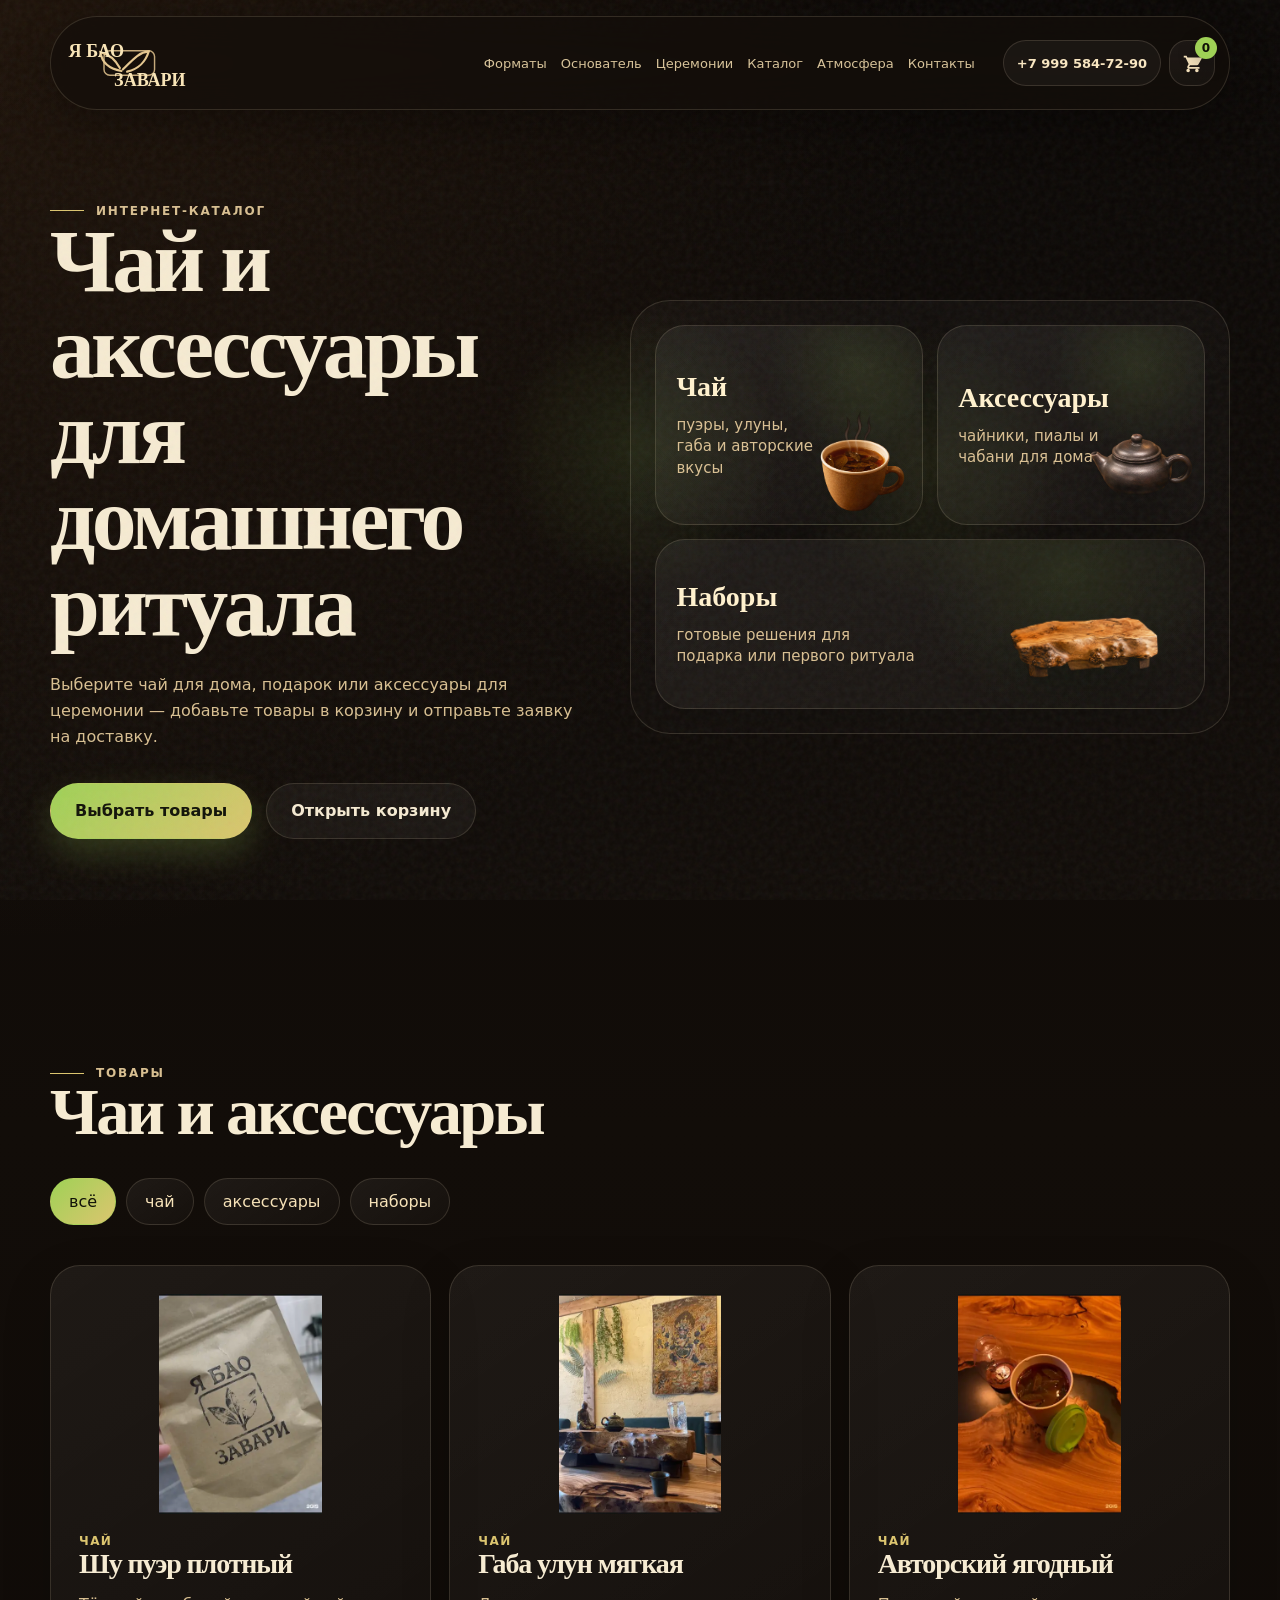
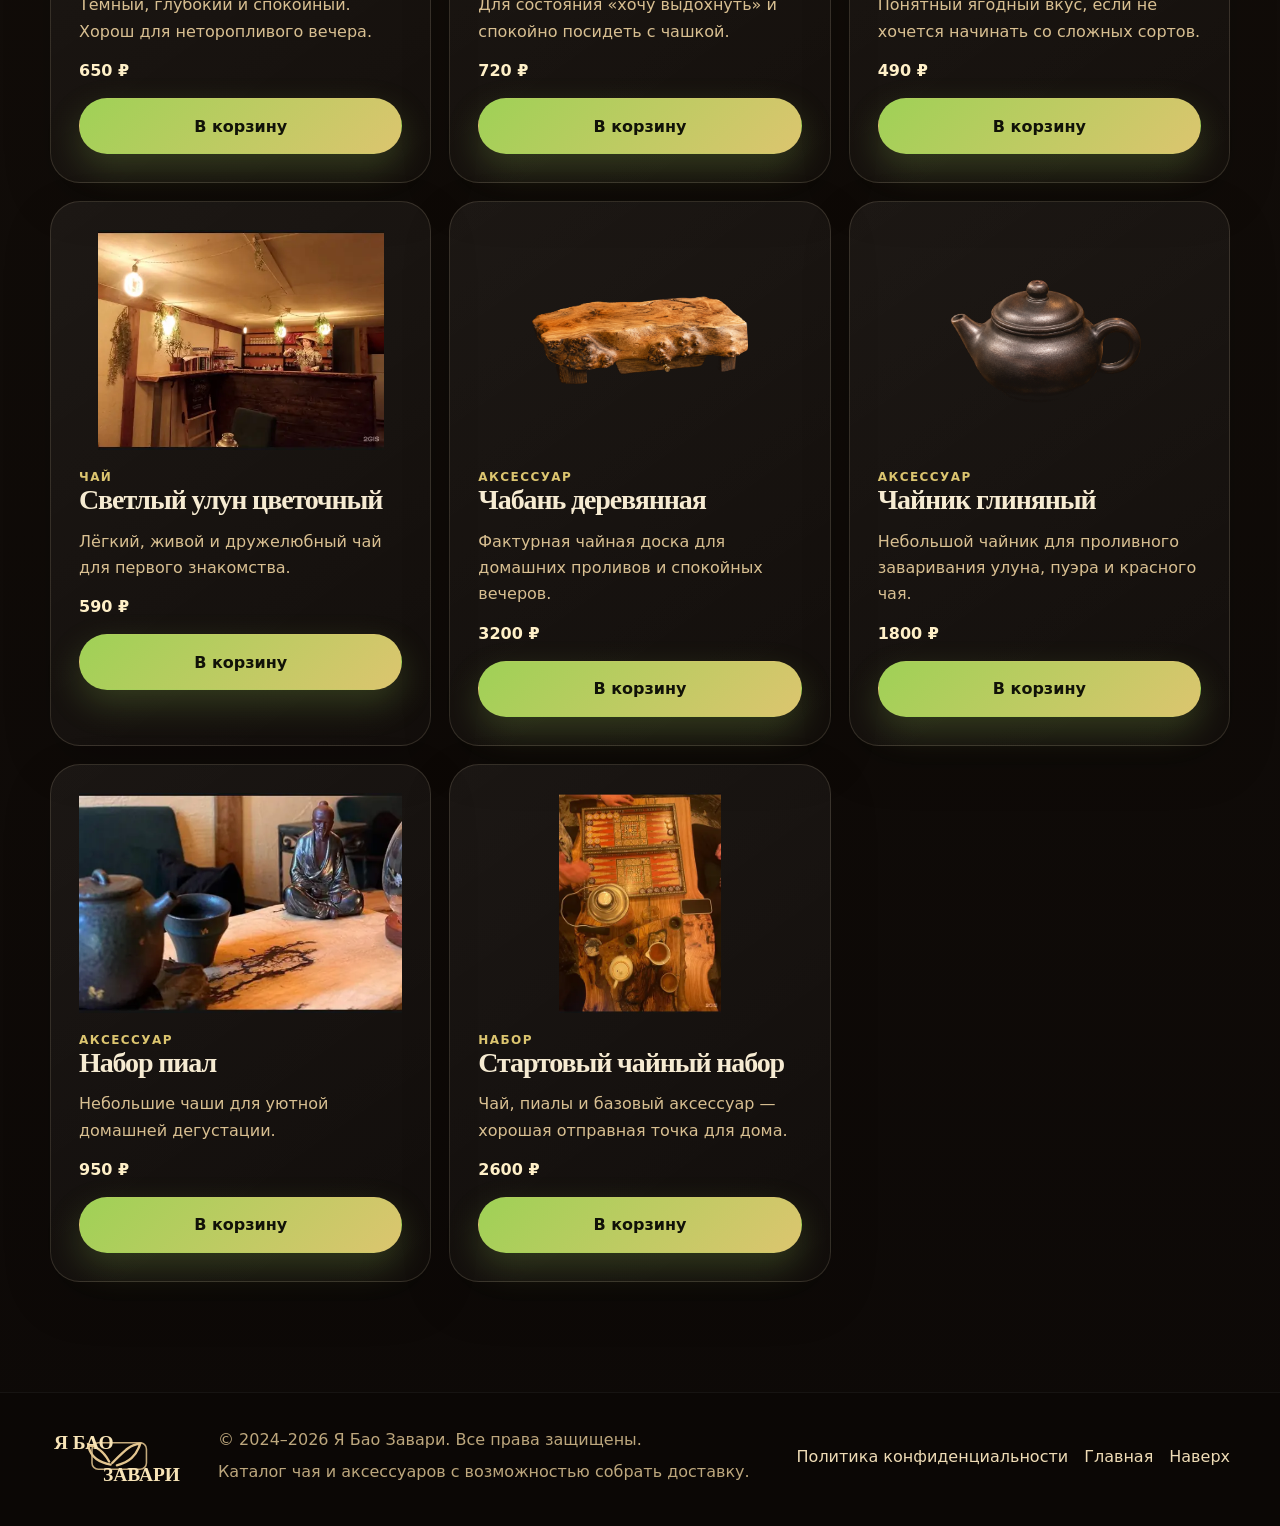
<file: catalog.html>
<!doctype html>
<html lang="ru">
<head>
  <meta charset="UTF-8" />
  <meta name="viewport" content="width=device-width, initial-scale=1.0" />
  <title>Интернет-каталог — Я Бао Завари</title>
  <meta name="description" content="Интернет-каталог чая и аксессуаров Я Бао Завари. Добавляйте товары в корзину и оформляйте доставку." />
  <link rel="stylesheet" href="css/styles.css" />
</head>
<body>
  <div class="noise" aria-hidden="true"></div>
  <div class="cursor-glow" aria-hidden="true"></div>

  <header class="site-header" data-header>
    <div class="header-shell container-wide">
      <a class="logo" href="index.html#top" aria-label="Я Бао Завари">
        <img src="assets/icons/logo.svg" alt="Я Бао Завари" width="180" height="72" />
      </a>

      <nav class="site-nav" data-nav>
        <a href="index.html#rituals">Форматы</a>
        <a href="index.html#founder">Основатель</a>
        <a href="index.html#ceremony">Церемонии</a>
        <a href="catalog.html">Каталог</a>
        <a href="index.html#gallery">Атмосфера</a>
        <a href="index.html#contacts">Контакты</a>
      </nav>

      <div class="header-actions">
        <a class="header-phone-desktop" href="tel:+79995847290">+7 999 584-72-90</a>
        <a class="header-icon header-phone-mobile" href="tel:+79995847290" aria-label="Позвонить">
          <svg viewBox="0 0 24 24" aria-hidden="true"><path d="M6.62 10.79a15.05 15.05 0 0 0 6.59 6.59l2.2-2.2a1 1 0 0 1 1-.24 11.2 11.2 0 0 0 3.52.56 1 1 0 0 1 1 1V20a1 1 0 0 1-1 1A17 17 0 0 1 3 5a1 1 0 0 1 1-1h3.5a1 1 0 0 1 1 1c0 1.22.2 2.41.56 3.52a1 1 0 0 1-.24 1.01l-2.2 2.26Z"/></svg>
        </a>
        <button class="header-icon header-cart-link" type="button" data-cart-open aria-label="Открыть корзину">
          <svg viewBox="0 0 24 24" aria-hidden="true"><path d="M7 18c-1.1 0-1.99.9-1.99 2S5.9 22 7 22s2-.9 2-2-.9-2-2-2Zm10 0c-1.1 0-1.99.9-1.99 2S15.9 22 17 22s2-.9 2-2-.9-2-2-2ZM7.17 14h9.95c.75 0 1.41-.41 1.75-1.03l3.58-6.49A1 1 0 0 0 21.58 5H6.21l-.94-2H2v2h2l3.6 7.59-1.35 2.44A2 2 0 0 0 8 18h12v-2H8l1.17-2Z"/></svg>
          <span data-cart-count>0</span>
        </button>
        <button class="burger" type="button" aria-label="Открыть меню" aria-expanded="false">
          <span></span><span></span><span></span>
        </button>
      </div>
    </div>
  </header>

  <main id="top">
    <section class="catalog-hero section">
      <div class="container catalog-hero-grid">
        <div class="reveal">
          <div class="eyebrow"><span></span> интернет-каталог</div>
          <h1>Чай и аксессуары для домашнего ритуала</h1>
          <p>Выберите чай для дома, подарок или аксессуары для церемонии — добавьте товары в корзину и отправьте заявку на доставку.</p>
          <div class="hero-actions">
            <a class="btn btn-primary" href="#catalog">Выбрать товары</a>
            <button class="btn btn-ghost" type="button" data-cart-open>Открыть корзину</button>
          </div>
        </div>
        <div class="catalog-hero-objects catalog-choice-board reveal" aria-label="Категории каталога">
          <button class="choice-card choice-tea" type="button" data-preview-filter="tea">
            <img src="assets/3d/mug-real.png" alt="Чай" />
            <span>Чай</span>
            <p>пуэры, улуны, габа и авторские вкусы</p>
          </button>
          <button class="choice-card choice-accessory" type="button" data-preview-filter="accessory">
            <img src="assets/3d/teapot-real.png" alt="Аксессуары" />
            <span>Аксессуары</span>
            <p>чайники, пиалы и чабани для дома</p>
          </button>
          <button class="choice-card choice-set" type="button" data-preview-filter="set">
            <img src="assets/3d/chaban-real.png" alt="Наборы" />
            <span>Наборы</span>
            <p>готовые решения для подарка или первого ритуала</p>
          </button>
        </div>
      </div>
    </section>

    <section class="section catalog-section" id="catalog">
      <div class="container">
        <div class="section-head reveal">
          <div class="eyebrow"><span></span> товары</div>
          <h2>Чаи и аксессуары</h2>
        </div>
        <div class="catalog-filters reveal" data-catalog-filter>
          <button class="active" data-category="all">всё</button>
          <button data-category="tea">чай</button>
          <button data-category="accessory">аксессуары</button>
          <button data-category="set">наборы</button>
        </div>

        <div class="product-grid">
          <article class="product-card reveal" data-category="tea">
            <img src="assets/images/logo-pack-thumb.webp" alt="Шу пуэр" />
            <span>чай</span><h3>Шу пуэр плотный</h3><p>Тёмный, глубокий и спокойный. Хорош для неторопливого вечера.</p><b>650 ₽</b>
            <button class="btn btn-primary" type="button" data-add-cart data-name="Шу пуэр плотный" data-price="650">В корзину</button>
          </article>
          <article class="product-card reveal" data-category="tea">
            <img src="assets/images/tea-table-thumb.webp" alt="Габа улун" />
            <span>чай</span><h3>Габа улун мягкая</h3><p>Для состояния «хочу выдохнуть» и спокойно посидеть с чашкой.</p><b>720 ₽</b>
            <button class="btn btn-primary" type="button" data-add-cart data-name="Габа улун мягкая" data-price="720">В корзину</button>
          </article>
          <article class="product-card reveal" data-category="tea">
            <img src="assets/images/takeaway-thumb.webp" alt="Авторский чай" />
            <span>чай</span><h3>Авторский ягодный</h3><p>Понятный ягодный вкус, если не хочется начинать со сложных сортов.</p><b>490 ₽</b>
            <button class="btn btn-primary" type="button" data-add-cart data-name="Авторский ягодный чай" data-price="490">В корзину</button>
          </article>
          <article class="product-card reveal" data-category="tea">
            <img src="assets/images/bar-master-thumb.webp" alt="Светлый улун" />
            <span>чай</span><h3>Светлый улун цветочный</h3><p>Лёгкий, живой и дружелюбный чай для первого знакомства.</p><b>590 ₽</b>
            <button class="btn btn-primary" type="button" data-add-cart data-name="Светлый улун цветочный" data-price="590">В корзину</button>
          </article>
          <article class="product-card reveal" data-category="accessory">
            <img src="assets/3d/chaban-real.png" alt="Чабань" />
            <span>аксессуар</span><h3>Чабань деревянная</h3><p>Фактурная чайная доска для домашних проливов и спокойных вечеров.</p><b>3200 ₽</b>
            <button class="btn btn-primary" type="button" data-add-cart data-name="Чабань деревянная" data-price="3200">В корзину</button>
          </article>
          <article class="product-card reveal" data-category="accessory">
            <img src="assets/3d/teapot-real.png" alt="Чайник" />
            <span>аксессуар</span><h3>Чайник глиняный</h3><p>Небольшой чайник для проливного заваривания улуна, пуэра и красного чая.</p><b>1800 ₽</b>
            <button class="btn btn-primary" type="button" data-add-cart data-name="Чайник глиняный" data-price="1800">В корзину</button>
          </article>
          <article class="product-card reveal" data-category="accessory">
            <img src="assets/images/gongfu-thumb.webp" alt="Пиалы" />
            <span>аксессуар</span><h3>Набор пиал</h3><p>Небольшие чаши для уютной домашней дегустации.</p><b>950 ₽</b>
            <button class="btn btn-primary" type="button" data-add-cart data-name="Набор пиал" data-price="950">В корзину</button>
          </article>
          <article class="product-card reveal" data-category="set">
            <img src="assets/images/games-thumb.webp" alt="Подарочный набор" />
            <span>набор</span><h3>Стартовый чайный набор</h3><p>Чай, пиалы и базовый аксессуар — хорошая отправная точка для дома.</p><b>2600 ₽</b>
            <button class="btn btn-primary" type="button" data-add-cart data-name="Стартовый чайный набор" data-price="2600">В корзину</button>
          </article>
        </div>
      </div>
    </section>
  </main>

  <aside class="cart-drawer" data-cart aria-hidden="true">
    <div class="cart-backdrop" data-cart-close></div>
    <div class="cart-panel">
      <button class="modal-close" type="button" data-cart-close aria-label="Закрыть">×</button>
      <div class="eyebrow"><span></span> доставка</div>
      <h2>Корзина</h2>
      <div class="cart-list" data-cart-list></div>
      <div class="cart-total">Итого: <b data-cart-total>0 ₽</b></div>
      <form class="form delivery-form" data-delivery-form>
        <label><span>Имя</span><input name="name" type="text" placeholder="Как к вам обращаться" required /></label>
        <label><span>Телефон или Telegram</span><input name="contact" type="text" placeholder="+7 или @username" required /></label>
        <label><span>Адрес доставки</span><input name="address" type="text" placeholder="Улица, дом, квартира" required /></label>
        <label><span>Комментарий</span><input name="comment" type="text" placeholder="Домофон, время, пожелания" /></label>
        <label class="consent-check"><input type="checkbox" name="consent" data-consent required /> <span>Согласен на обработку персональных данных и принимаю <a href="privacy.html" target="_blank" rel="noopener">политику конфиденциальности</a>.</span></label>
        <button class="btn btn-primary" type="submit" disabled>Сформировать заказ</button>
        <small data-delivery-status>После отправки появится текст заказа для WhatsApp.</small>
      </form>
    </div>
  </aside>

  <footer class="site-footer">
    <div class="container footer-row">
      <a class="footer-logo" href="index.html#top" aria-label="Я Бао Завари">
        <img src="assets/icons/logo.svg" alt="Я Бао Завари" width="140" />
      </a>
      <div class="footer-copy">
        <p>© <span data-start-year>2024</span>–<span data-current-year>2026</span> Я Бао Завари. Все права защищены.</p>
        <p>Каталог чая и аксессуаров с возможностью собрать доставку.</p>
      </div>
      <div class="footer-links">
        <a href="privacy.html">Политика конфиденциальности</a>
        <a href="index.html">Главная</a>
        <a href="#top">Наверх</a>
      </div>
    </div>
  </footer>

  <script src="js/app.js"></script>
</body>
</html>
</file>
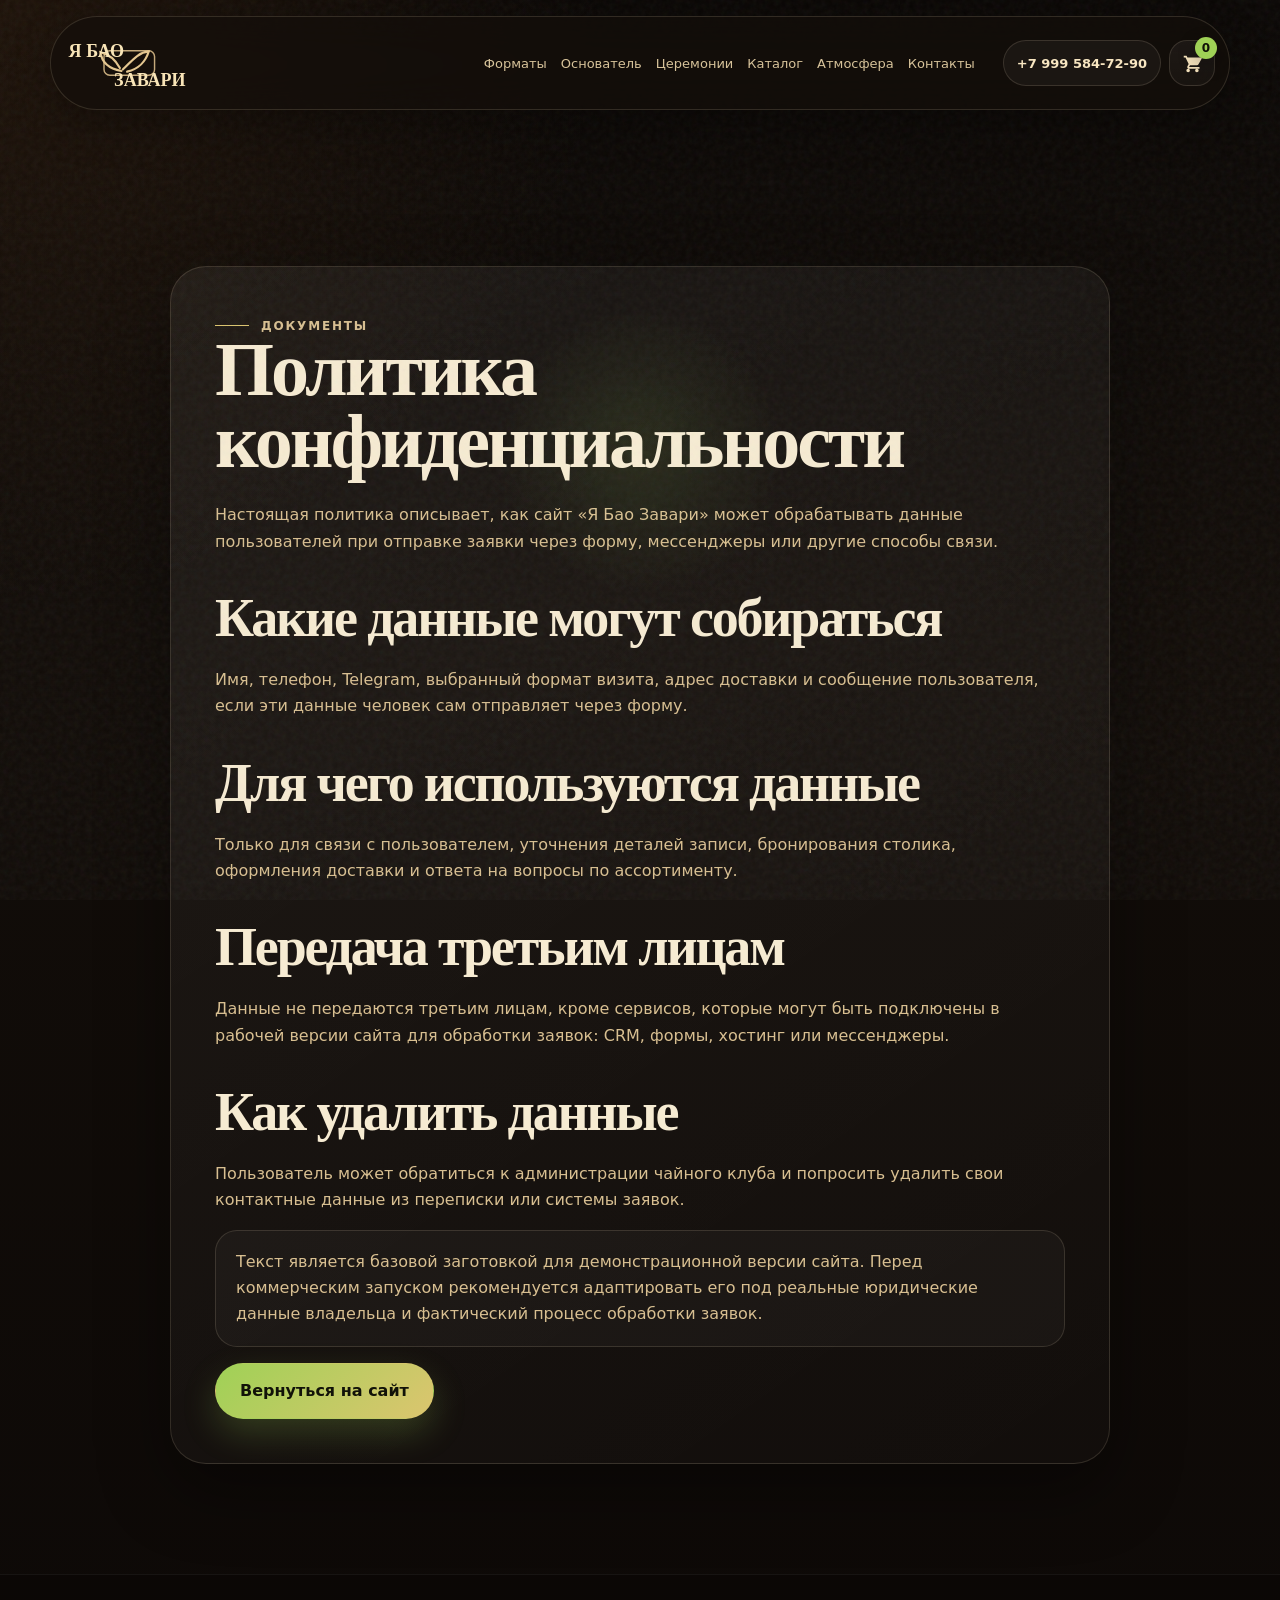
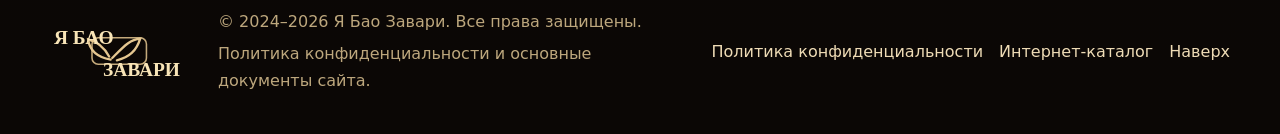
<file: privacy.html>
<!doctype html>
<html lang="ru">
<head>
  <meta charset="UTF-8" />
  <meta name="viewport" content="width=device-width, initial-scale=1.0" />
  <title>Политика конфиденциальности — Я Бао Завари</title>
  <meta name="description" content="Политика конфиденциальности сайта чайного клуба Я Бао Завари." />
  <link rel="stylesheet" href="css/styles.css" />
</head>
<body>
  <div class="noise" aria-hidden="true"></div>
  <div class="cursor-glow" aria-hidden="true"></div>

  <header class="site-header" data-header>
    <div class="header-shell container-wide">
      <a class="logo" href="index.html#top" aria-label="Я Бао Завари">
        <img src="assets/icons/logo.svg" alt="Я Бао Завари" width="180" height="72" />
      </a>

      <nav class="site-nav" data-nav>
        <a href="index.html#rituals">Форматы</a>
        <a href="index.html#founder">Основатель</a>
        <a href="index.html#ceremony">Церемонии</a>
        <a href="catalog.html">Каталог</a>
        <a href="index.html#gallery">Атмосфера</a>
        <a href="index.html#contacts">Контакты</a>
      </nav>

      <div class="header-actions">
        <a class="header-phone-desktop" href="tel:+79995847290">+7 999 584-72-90</a>
        <a class="header-icon header-phone-mobile" href="tel:+79995847290" aria-label="Позвонить">
          <svg viewBox="0 0 24 24" aria-hidden="true"><path d="M6.62 10.79a15.05 15.05 0 0 0 6.59 6.59l2.2-2.2a1 1 0 0 1 1-.24 11.2 11.2 0 0 0 3.52.56 1 1 0 0 1 1 1V20a1 1 0 0 1-1 1A17 17 0 0 1 3 5a1 1 0 0 1 1-1h3.5a1 1 0 0 1 1 1c0 1.22.2 2.41.56 3.52a1 1 0 0 1-.24 1.01l-2.2 2.26Z"/></svg>
        </a>
        <a class="header-icon header-cart-link" href="catalog.html" aria-label="Перейти в каталог">
          <svg viewBox="0 0 24 24" aria-hidden="true"><path d="M7 18c-1.1 0-1.99.9-1.99 2S5.9 22 7 22s2-.9 2-2-.9-2-2-2Zm10 0c-1.1 0-1.99.9-1.99 2S15.9 22 17 22s2-.9 2-2-.9-2-2-2ZM7.17 14h9.95c.75 0 1.41-.41 1.75-1.03l3.58-6.49A1 1 0 0 0 21.58 5H6.21l-.94-2H2v2h2l3.6 7.59-1.35 2.44A2 2 0 0 0 8 18h12v-2H8l1.17-2Z"/></svg>
          <span data-cart-count>0</span>
        </a>
        <button class="burger" type="button" aria-label="Открыть меню" aria-expanded="false">
          <span></span><span></span><span></span>
        </button>
      </div>
    </div>
  </header>

  <main class="policy-page" id="top">
    <section class="section policy-section">
      <div class="container">
        <div class="policy-card reveal">
          <div class="eyebrow"><span></span> документы</div>
          <h1>Политика конфиденциальности</h1>
          <p>Настоящая политика описывает, как сайт «Я Бао Завари» может обрабатывать данные пользователей при отправке заявки через форму, мессенджеры или другие способы связи.</p>

          <h2>Какие данные могут собираться</h2>
          <p>Имя, телефон, Telegram, выбранный формат визита, адрес доставки и сообщение пользователя, если эти данные человек сам отправляет через форму.</p>

          <h2>Для чего используются данные</h2>
          <p>Только для связи с пользователем, уточнения деталей записи, бронирования столика, оформления доставки и ответа на вопросы по ассортименту.</p>

          <h2>Передача третьим лицам</h2>
          <p>Данные не передаются третьим лицам, кроме сервисов, которые могут быть подключены в рабочей версии сайта для обработки заявок: CRM, формы, хостинг или мессенджеры.</p>

          <h2>Как удалить данные</h2>
          <p>Пользователь может обратиться к администрации чайного клуба и попросить удалить свои контактные данные из переписки или системы заявок.</p>

          <p class="policy-note">Текст является базовой заготовкой для демонстрационной версии сайта. Перед коммерческим запуском рекомендуется адаптировать его под реальные юридические данные владельца и фактический процесс обработки заявок.</p>
          <a class="btn btn-primary" href="index.html">Вернуться на сайт</a>
        </div>
      </div>
    </section>
  </main>

  <footer class="site-footer">
    <div class="container footer-row">
      <a class="footer-logo" href="index.html#top" aria-label="Я Бао Завари">
        <img src="assets/icons/logo.svg" alt="Я Бао Завари" width="140" />
      </a>
      <div class="footer-copy">
        <p>© <span data-start-year>2024</span>–<span data-current-year>2026</span> Я Бао Завари. Все права защищены.</p>
        <p>Политика конфиденциальности и основные документы сайта.</p>
      </div>
      <div class="footer-links">
        <a href="privacy.html">Политика конфиденциальности</a>
        <a href="catalog.html">Интернет-каталог</a>
        <a href="#top">Наверх</a>
      </div>
    </div>
  </footer>

  <script src="js/app.js"></script>
</body>
</html>
</file>
<file: css/styles.css>
:root{
  --bg:#0d0907;
  --bg-soft:#17110d;
  --panel:rgba(25,18,13,.82);
  --panel-soft:rgba(255,255,255,.045);
  --line:rgba(245,224,187,.14);
  --line-strong:rgba(245,224,187,.24);
  --text:#f6ebd2;
  --muted:#d8bf91;
  --muted-2:#a88f63;
  --accent:#9fd156;
  --accent-2:#dcc56f;
  --shadow:0 26px 70px rgba(0,0,0,.38);
  --radius:30px;
  --container:1180px;
  --header-h:84px;
  --safe-bottom:env(safe-area-inset-bottom, 0px);
}
*{box-sizing:border-box}
html{scroll-behavior:smooth}
body{margin:0;font-family:Inter,system-ui,-apple-system,BlinkMacSystemFont,"Segoe UI",sans-serif;color:var(--text);background:
  radial-gradient(circle at top left, rgba(114,67,28,.18), transparent 28%),
  linear-gradient(180deg, #0a0705 0%, #120d09 36%, #0d0907 100%);
  overflow-x:hidden;
}
body.lock{overflow:hidden}
a{color:inherit;text-decoration:none}
img{display:block;max-width:100%}
button,input,select,textarea{font:inherit}
button{border:0}
.container{width:min(var(--container), calc(100% - 32px));margin-inline:auto}
.container-wide{width:min(1320px, calc(100% - 28px));margin-inline:auto}
.section{padding:110px 0;position:relative}
.noise{position:fixed;inset:0;pointer-events:none;z-index:2;opacity:.1;background-image:url("data:image/svg+xml,%3Csvg viewBox='0 0 180 180' xmlns='http://www.w3.org/2000/svg'%3E%3Cfilter id='n'%3E%3CfeTurbulence type='fractalNoise' baseFrequency='.85' numOctaves='3'/%3E%3C/filter%3E%3Crect width='100%25' height='100%25' filter='url(%23n)' opacity='.55'/%3E%3C/svg%3E")}
.cursor-glow{position:fixed;left:50%;top:50%;width:320px;height:320px;border-radius:50%;pointer-events:none;transform:translate(-50%,-50%);background:radial-gradient(circle,rgba(122,178,67,.15),transparent 62%);mix-blend-mode:screen;z-index:1;opacity:.9}
.preloader{position:fixed;inset:0;background:#090705;z-index:1200;display:grid;place-items:center;gap:14px;transition:.45s ease}
.preloader.hidden{opacity:0;visibility:hidden}
.preloader span{width:70px;height:70px;border-radius:50%;border:1px solid rgba(255,255,255,.12);border-top-color:var(--accent);animation:spin 1s linear infinite}
.preloader b{font-family:Georgia,serif;letter-spacing:.16em;text-transform:uppercase;color:var(--muted)}
@keyframes spin{to{transform:rotate(360deg)}}

h1,h2,h3,p{margin-top:0}
h1,h2,h3{font-family:Georgia,"Times New Roman",serif;line-height:.96;letter-spacing:-.04em}
h1{font-size:clamp(52px,7vw,104px);margin-bottom:24px}
h2{font-size:clamp(38px,5.2vw,72px);margin-bottom:22px}
h3{font-size:28px;line-height:1.05;margin-bottom:14px}
p{color:var(--muted);line-height:1.65}
.lead{font-size:22px;color:#f1ddb5}
.eyebrow{display:inline-flex;align-items:center;gap:12px;text-transform:uppercase;letter-spacing:.15em;font-size:12px;font-weight:800;color:var(--muted)}
.eyebrow span{width:34px;height:1px;background:var(--accent-2)}
.section-head{max-width:760px}
.section-head.center{text-align:center;margin-inline:auto}
.big-text{font-size:clamp(24px,3vw,34px);line-height:1.35;color:#f3e2b9}

.site-header{position:fixed;top:16px;left:0;right:0;z-index:1000}
.header-shell{display:flex;align-items:center;gap:18px;min-height:var(--header-h);padding:10px 14px;border-radius:999px;background:rgba(20,14,10,.72);border:1px solid var(--line);backdrop-filter:blur(18px);-webkit-backdrop-filter:blur(18px);box-shadow:0 14px 44px rgba(0,0,0,.28);transition:.25s ease}
.site-header.scrolled .header-shell{background:rgba(16,11,8,.88);transform:translateY(-4px)}
.logo{display:flex;align-items:center;width:130px;min-width:130px}
.site-nav{display:flex;align-items:center;gap:22px;margin-left:auto}
.site-nav a{font-size:14px;color:#edd7aa;opacity:.9;transition:.2s ease}
.site-nav a:hover{opacity:1;color:#fff6dd}
.header-actions{display:flex;align-items:center;gap:8px;margin-left:10px}
.header-phone-desktop{display:inline-flex;align-items:center;justify-content:center;min-height:46px;padding:0 16px;border-radius:999px;border:1px solid var(--line);background:rgba(255,255,255,.04);font-size:14px;font-weight:800;color:#f8e6c1;white-space:nowrap}
.header-icon,.burger{position:relative;display:grid;place-items:center;width:46px;height:46px;min-width:46px;border-radius:18px;border:1px solid var(--line);background:linear-gradient(180deg,rgba(255,255,255,.05),rgba(255,255,255,.03));color:#f6e3bd;cursor:pointer;transition:.2s ease}
.header-icon:hover,.burger:hover{transform:translateY(-2px);background:rgba(159,209,86,.12);border-color:rgba(159,209,86,.38)}
.header-icon svg{width:21px;height:21px;fill:currentColor}
.header-cart-link span{position:absolute;right:-3px;top:-4px;min-width:22px;height:22px;padding:0 4px;border-radius:999px;display:grid;place-items:center;background:var(--accent);color:#0f1007;font-size:12px;font-weight:900;box-shadow:0 6px 18px rgba(0,0,0,.3)}
.header-phone-mobile{display:none}
.burger{display:none}
.burger{padding:0 12px}
.burger span{position:absolute;display:block;width:18px;height:2px;border-radius:8px;background:currentColor;transition:.25s ease}
.burger span:nth-child(1){transform:translateY(-6px)}
.burger span:nth-child(2){transform:translateY(0)}
.burger span:nth-child(3){transform:translateY(6px)}
.burger.active span:nth-child(1){transform:translateY(0) rotate(45deg)}
.burger.active span:nth-child(2){opacity:0}
.burger.active span:nth-child(3){transform:translateY(0) rotate(-45deg)}

.hero{min-height:100vh;min-height:100svh;padding-top:calc(var(--header-h) + 84px);display:flex;align-items:center;overflow:hidden}
.hero-bg{position:absolute;inset:0;z-index:-2}
.hero-bg::after{content:"";position:absolute;inset:0;background:linear-gradient(90deg,rgba(8,6,5,.95) 0%,rgba(12,9,7,.88) 42%,rgba(12,9,7,.38) 100%),linear-gradient(180deg,transparent 0%,rgba(13,9,7,.32) 72%,#120d09 100%)}
.hero-bg img{width:100%;height:100%;object-fit:cover;filter:brightness(.54) saturate(.95)}
.hero-grid{display:grid;grid-template-columns:minmax(0,1.05fr) minmax(340px,.95fr);align-items:center;gap:56px}
.hero-copy p{max-width:640px;font-size:20px}
.hero-actions,.contact-actions,.booking-actions{display:flex;flex-wrap:wrap;gap:14px;margin:32px 0 0}
.btn{display:inline-flex;align-items:center;justify-content:center;min-height:56px;padding:0 24px;border-radius:999px;border:1px solid transparent;cursor:pointer;font-weight:900;text-align:center;transition:.24s ease}
.btn-primary{background:linear-gradient(135deg,var(--accent),var(--accent-2));color:#111208;box-shadow:0 14px 34px rgba(159,209,86,.22)}
.btn-primary:hover{transform:translateY(-2px);box-shadow:0 18px 42px rgba(159,209,86,.28)}
.btn-ghost{background:rgba(255,255,255,.045);border-color:var(--line);color:var(--text)}
.btn-ghost:hover{transform:translateY(-2px);background:rgba(255,255,255,.08)}
.stats{display:grid;grid-template-columns:repeat(3,1fr);gap:12px;max-width:580px;margin-top:28px}
.stats div{padding:18px;border-radius:22px;border:1px solid var(--line);background:rgba(255,255,255,.045);backdrop-filter:blur(10px)}
.stats b{display:block;font-family:Georgia,serif;font-size:30px;color:#fff2d2}
.stats span{display:block;color:var(--muted);font-size:13px;margin-top:4px}
.hero-visual{position:relative;min-height:540px;display:grid;place-items:center}
.hero-product{position:relative;width:min(420px,82%);filter:drop-shadow(0 46px 46px rgba(0,0,0,.42))}
.hero-product img{width:100%;height:auto;animation:floatHero 5s ease-in-out infinite}
.hero-product::after{content:"";position:absolute;left:18%;right:18%;bottom:-2%;height:46px;border-radius:50%;background:radial-gradient(circle,rgba(0,0,0,.48),transparent 70%);filter:blur(9px);z-index:-1}
.steam{position:absolute;bottom:58%;width:26px;height:150px;border-radius:50%;background:linear-gradient(180deg,rgba(248,235,208,0) 0%, rgba(248,235,208,.22) 35%, rgba(248,235,208,0) 100%);filter:blur(10px);opacity:0;animation:steamRise 4.8s ease-in-out infinite}
.steam-1{left:39%;animation-delay:0s}
.steam-2{left:47%;height:165px;animation-delay:1.2s}
.steam-3{left:55%;animation-delay:2.1s}
.steam-4{left:50%;height:140px;animation-delay:.6s}
.floating-note{position:absolute;padding:14px 18px;border-radius:20px;border:1px solid var(--line);background:rgba(18,13,9,.75);backdrop-filter:blur(12px);box-shadow:var(--shadow);color:#f6e2b9;font-weight:700}
.note-address{left:0;top:120px}
.note-tags{right:0;bottom:120px}
@keyframes floatHero{50%{transform:translateY(-14px)}}
@keyframes steamRise{
  0%{opacity:0;transform:translateY(20px) scale(.72) translateX(0)}
  22%{opacity:.75}
  55%{opacity:.45}
  100%{opacity:0;transform:translateY(-80px) scale(1.18) translateX(16px)}
}

.split-intro{display:grid;grid-template-columns:.94fr 1.06fr;gap:44px;align-items:end}
.objects-showcase{padding-top:88px}
.objects-grid{display:grid;grid-template-columns:.82fr 1.18fr;gap:46px;align-items:center}
.objects-stage{position:relative;min-height:520px;border-radius:42px;border:1px solid var(--line);background:radial-gradient(circle at 50% 40%,rgba(171,118,47,.16),transparent 35%),linear-gradient(180deg,rgba(255,255,255,.03),rgba(255,255,255,.02));overflow:hidden;padding:22px}
.objects-stage::before{content:"";position:absolute;inset:6% 9%;border-radius:36px;border:1px dashed rgba(245,224,187,.08)}
.stage-glow{position:absolute;inset:18% 18%;border-radius:50%;background:radial-gradient(circle,rgba(139,168,63,.16),rgba(139,168,63,0) 60%);filter:blur(16px)}
.obj{display:block;position:relative;filter:drop-shadow(0 30px 32px rgba(0,0,0,.42))}
.obj-card{position:absolute;border-radius:28px;border:1px solid rgba(245,224,187,.14);background:linear-gradient(180deg,rgba(255,255,255,.04),rgba(255,255,255,.02));backdrop-filter:blur(10px);padding:16px;box-shadow:var(--shadow)}
.obj-card span{display:block;margin-top:10px;color:#f2ddb4;font-size:13px;font-weight:700}
.card-chaban{left:24px;right:180px;bottom:26px;min-height:208px}
.card-mug{right:28px;top:34px;width:210px;text-align:center}
.card-teapot{right:32px;bottom:42px;width:220px;text-align:center}
.obj-mug{width:100%}
.obj-chaban{width:100%}
.obj-teapot{width:100%}
.stage-quote{position:absolute;left:28px;top:28px;max-width:260px;padding:12px 16px;border-radius:18px;background:rgba(19,14,10,.72);border:1px solid rgba(245,224,187,.12);color:#e8cf9d;font-size:14px;line-height:1.45}

.ritual-grid,.tea-menu,.product-grid{display:grid;grid-template-columns:repeat(3,1fr);gap:18px;margin-top:40px}
.ritual-card,.tea-menu article,.product-card,.booking-card,.policy-card,.contact-meta span,.yandex-map-card,.catalog-filters button,.menu-tabs button,.mood-picker button,.modal-panel,.cart-panel{background:linear-gradient(145deg,rgba(255,255,255,.055),rgba(255,255,255,.02));border:1px solid var(--line)}
.ritual-card,.tea-menu article,.product-card{min-height:250px;padding:28px;border-radius:var(--radius);box-shadow:0 18px 50px rgba(0,0,0,.16)}
.ritual-card b{font-size:42px;font-family:Georgia,serif;color:var(--accent)}
.ritual-card h3{margin-top:42px}
.ritual-card p,.tea-menu article p,.product-card p{margin-bottom:0}

.founder{background:radial-gradient(circle at 10% 22%, rgba(159,209,86,.10), transparent 28%), linear-gradient(180deg,transparent,rgba(84,49,24,.22),transparent)}
.founder-grid{display:grid;grid-template-columns:minmax(320px,.78fr) minmax(0,1.22fr);gap:clamp(30px,5vw,82px);align-items:center}
.founder-photo{position:relative;min-height:560px;border-radius:42px;overflow:hidden;border:1px solid var(--line);box-shadow:var(--shadow);background:#140d08}
.founder-photo img{width:100%;height:100%;min-height:560px;object-fit:cover;object-position:center}
.founder-photo::after{content:"";position:absolute;inset:0;background:linear-gradient(180deg,transparent 44%,rgba(10,7,5,.72) 100%)}
.founder-badge{position:absolute;left:24px;bottom:24px;z-index:1;padding:12px 18px;border-radius:999px;background:rgba(245,224,187,.12);border:1px solid rgba(245,224,187,.22);color:#fff2d2;font-size:13px;font-weight:900;letter-spacing:.08em;text-transform:uppercase;backdrop-filter:blur(12px)}
.founder-notes{display:flex;flex-wrap:wrap;gap:10px;margin-top:26px}.founder-notes span{padding:12px 15px;border-radius:999px;border:1px solid var(--line);background:rgba(255,255,255,.045);color:#f3ddb4}

.ceremony{background:linear-gradient(180deg,transparent,rgba(47,28,16,.18) 50%,transparent)}
.ceremony-grid,.experience-grid,.contacts-grid,.catalog-hero-grid{display:grid;grid-template-columns:.95fr 1.05fr;gap:58px;align-items:center}
.ceremony-media{position:relative;border-radius:38px;overflow:hidden;border:1px solid var(--line);box-shadow:var(--shadow)}
.ceremony-media img{width:100%;height:620px;object-fit:cover}
.price-badge{position:absolute;right:24px;bottom:24px;width:150px;height:150px;border-radius:50%;display:grid;place-items:center;text-align:center;background:radial-gradient(circle at 30% 20%, #f6dfa6, #a46a33 62%, #2d190e);color:#120b06;box-shadow:0 16px 40px rgba(0,0,0,.42)}
.price-badge span{display:block;text-transform:uppercase;font-size:12px;font-weight:900}
.price-badge b{font-family:Georgia,serif;font-size:30px}
.check-list{list-style:none;padding:0;margin:28px 0;display:grid;gap:12px}
.check-list li{position:relative;padding-left:34px;color:#f5ddb4}
.check-list li::before{content:"";position:absolute;left:0;top:.28em;width:18px;height:18px;border-radius:50%;background:var(--accent)}
.check-list li::after{content:"";position:absolute;left:6px;top:.58em;width:6px;height:10px;border:solid #121307;border-width:0 2px 2px 0;transform:rotate(45deg)}

.catalog-teaser{display:flex;align-items:center;flex-wrap:wrap;gap:18px;margin:32px 0 10px}
.catalog-teaser p{margin:0;max-width:480px}
.menu-tabs,.catalog-filters,.mood-picker{display:flex;flex-wrap:wrap;gap:10px;margin:34px 0 10px}
.menu-tabs button,.catalog-filters button,.mood-picker button{padding:13px 18px;border-radius:999px;color:#f6e2b8;cursor:pointer;transition:.2s ease}
.menu-tabs button.active,.menu-tabs button:hover,.catalog-filters button.active,.catalog-filters button:hover,.mood-picker button.active,.mood-picker button:hover{background:linear-gradient(135deg,var(--accent),var(--accent-2));border-color:transparent;color:#111208}
.tea-menu article.hide,.product-card.hide{display:none}
.tea-menu span,.product-card span{display:inline-block;color:var(--accent-2);text-transform:uppercase;letter-spacing:.12em;font-size:12px;font-weight:900}
.tea-menu b,.product-card b{display:block;margin-top:16px;color:#fff0c8}

.phone-stack{position:relative;min-height:560px}
.phone-stack img{position:absolute;width:56%;height:470px;object-fit:cover;border-radius:36px;border:1px solid var(--line);box-shadow:var(--shadow)}
.phone-stack img:first-child{left:0;bottom:0;transform:rotate(-7deg)}
.phone-stack img:last-child{right:6%;top:0;transform:rotate(8deg)}
.mood-result{margin-top:16px;padding:18px 20px;border-radius:22px;border:1px solid var(--line);background:rgba(255,255,255,.04);color:#f5ddb4}

.gallery-grid{display:grid;grid-template-columns:1.15fr .85fr .9fr 1.1fr;grid-auto-rows:230px;gap:18px;margin-top:40px}
.gallery-item{position:relative;padding:0;overflow:hidden;border-radius:30px;cursor:pointer;background:rgba(255,255,255,.03);border:1px solid var(--line);box-shadow:var(--shadow)}
.gallery-item::before{content:"";position:absolute;inset:0;background:linear-gradient(180deg,transparent 48%,rgba(0,0,0,.38));z-index:1;pointer-events:none}
.gallery-item img{width:100%;height:100%;object-fit:cover;transition:transform .35s ease}
.gallery-item:hover img{transform:scale(1.05)}
.gallery-item:nth-child(1){grid-row:span 2;border-radius:54px 20px 30px 20px}
.gallery-item:nth-child(2){grid-column:span 2;border-radius:22px 58px 22px 22px}
.gallery-item:nth-child(3){grid-row:span 2;border-radius:20px 20px 56px 20px}
.gallery-item:nth-child(4){border-radius:22px 22px 22px 58px}
.gallery-item:nth-child(5){grid-column:span 2;grid-row:span 2;border-radius:28px 28px 68px 28px}
.gallery-item:nth-child(6){border-radius:68px 28px 28px 28px}

.booking-card{display:grid;grid-template-columns:1.1fr .9fr;gap:32px;padding:36px;border-radius:38px;box-shadow:var(--shadow)}
.booking-side-card{padding:28px;border-radius:32px;border:1px solid var(--line);background:rgba(255,255,255,.03)}
.booking-side-card img{width:min(250px,74%);margin-inline:auto;filter:drop-shadow(0 24px 26px rgba(0,0,0,.38))}
.booking-side-card b{display:block;margin:10px 0 8px;font-size:28px;font-family:Georgia,serif;color:#fff2d2}

.contacts-grid{align-items:start}
.contact-meta{display:grid;grid-template-columns:repeat(2,minmax(0,1fr));gap:10px;margin:28px 0}
.contact-meta span{padding:14px 15px;border-radius:18px;color:#f5ddb4;font-size:15px}
.yandex-map-card{border-radius:34px;overflow:hidden;box-shadow:var(--shadow);min-height:520px}
.yandex-map-card iframe{width:100%;height:100%;min-height:520px;border:0;display:block}

.site-footer{padding:34px 0 calc(40px + var(--safe-bottom));border-top:1px solid rgba(255,255,255,.05);background:rgba(10,7,5,.65)}
.footer-row{display:grid;grid-template-columns:auto 1fr auto;gap:28px;align-items:center}
.footer-copy p{margin:0;color:#bda77d}
.footer-copy p + p{margin-top:6px}
.footer-links{display:flex;flex-wrap:wrap;justify-content:flex-end;gap:12px 16px}
.footer-links a{color:#efdcb6}

.modal,.lightbox,.cart-drawer{position:fixed;inset:0;z-index:1100;display:none}
.modal.open,.lightbox.open,.cart-drawer.open{display:block}
.modal-backdrop,.cart-backdrop{position:absolute;inset:0;background:rgba(0,0,0,.72);backdrop-filter:blur(4px)}
.modal-panel,.cart-panel{position:absolute;top:50%;left:50%;transform:translate(-50%,-50%);width:min(720px,calc(100% - 24px));max-height:calc(100vh - 28px);max-height:calc(100svh - 28px);padding:32px;border-radius:34px;overflow:auto;box-shadow:var(--shadow);background:rgba(18,12,8,.95);backdrop-filter:blur(12px);-webkit-overflow-scrolling:touch}
.modal-close{position:absolute;right:18px;top:18px;display:grid;place-items:center;width:54px;height:54px;border-radius:50%;border:1px solid var(--line);background:rgba(255,255,255,.06);color:#f6ebd2;font-size:30px;cursor:pointer}
.form{display:grid;gap:16px;margin-top:24px}
.form label{display:grid;gap:10px}
.form label span{font-size:15px;color:#ead1a0}
.form input,.form select{width:100%;min-height:64px;padding:0 22px;border-radius:22px;border:1px solid var(--line);background:rgba(0,0,0,.34);color:var(--text);outline:none}
.form input::placeholder{color:rgba(246,235,210,.58)}
.form input:focus,.form select:focus{border-color:rgba(159,209,86,.5);box-shadow:0 0 0 4px rgba(159,209,86,.12)}
.select-wrap{position:relative}
.select-wrap::after{display:none}
.form select{appearance:none;-webkit-appearance:none;-moz-appearance:none;padding-right:56px;background-color:rgba(0,0,0,.34);background-image:linear-gradient(45deg, transparent 50%, #eddcb5 50%),linear-gradient(135deg, #eddcb5 50%, transparent 50%);background-position:calc(100% - 27px) calc(50% - 3px),calc(100% - 20px) calc(50% - 3px);background-size:7px 7px,7px 7px;background-repeat:no-repeat;line-height:1.2}
.form small{color:#cdb488;line-height:1.5}

.consent-check{display:flex;align-items:flex-start;gap:12px;padding:14px 16px;border-radius:18px;border:1px solid var(--line);background:rgba(255,255,255,.03);color:#dbc49a;line-height:1.45;font-size:14px}
.consent-check input{width:18px;height:18px;min-width:18px;margin-top:2px;accent-color:var(--accent)}
.consent-check a{color:#f3e2b8;text-decoration:underline}
.btn[disabled]{opacity:.45;pointer-events:none;filter:grayscale(.15);box-shadow:none}

.form-message{margin-top:12px;padding:14px 16px;border-radius:18px;background:rgba(255,255,255,.055);border:1px solid var(--line);white-space:pre-wrap;color:#f8e4ba;line-height:1.5}
.request-actions{display:flex;flex-wrap:wrap;gap:10px;margin-top:12px}
.copy-request{display:inline-flex;align-items:center;justify-content:center;min-height:48px;padding:0 18px;border-radius:999px;border:1px solid var(--line);background:rgba(255,255,255,.06);color:#fff2d2;font-weight:900;cursor:pointer}
.copy-request.wa-link{background:linear-gradient(135deg,var(--accent),var(--accent-2));color:#101208;border-color:transparent}

.lightbox{background:rgba(0,0,0,.86)}
.lightbox img{position:absolute;left:50%;top:50%;transform:translate(-50%,-50%);max-width:min(92vw,1200px);max-height:88vh;border-radius:24px}
.lightbox button{position:absolute;right:18px;top:18px;width:52px;height:52px;border-radius:50%;border:1px solid var(--line);background:rgba(255,255,255,.06);color:#fff;font-size:28px;cursor:pointer}

.catalog-hero{padding-top:calc(var(--header-h) + 82px)}
.catalog-hero-grid{align-items:center}
.catalog-hero-objects{position:relative;min-height:480px;border-radius:40px;border:1px solid var(--line);background:radial-gradient(circle at 50% 38%,rgba(139,168,63,.12),transparent 34%),linear-gradient(180deg,rgba(255,255,255,.03),rgba(255,255,255,.02));overflow:hidden;padding:24px}
.catalog-orbit{position:absolute;border:1px dashed rgba(245,224,187,.09);border-radius:50%}.catalog-orbit.orbit-a{width:280px;height:280px;right:24px;top:22px}.catalog-orbit.orbit-b{width:360px;height:360px;left:28px;bottom:-40px}
.catalog-card{position:absolute;padding:14px;border-radius:26px;border:1px solid rgba(245,224,187,.14);background:linear-gradient(180deg,rgba(255,255,255,.04),rgba(255,255,255,.02));box-shadow:var(--shadow)}
.catalog-card span{display:block;margin-top:10px;color:#e8cf9d;font-size:13px;font-weight:700}
.catalog-card img{position:relative;width:100%;display:block;filter:drop-shadow(0 34px 36px rgba(0,0,0,.42))}
.catalog-card-mug{right:28px;top:28px;width:210px}.catalog-card-teapot{right:58px;bottom:30px;width:230px}.catalog-card-chaban{left:26px;bottom:22px;width:52%}
.catalog-filters{margin-bottom:20px}
.product-card img{width:100%;height:220px;object-fit:contain;margin-bottom:16px}
.product-card .btn{width:100%;margin-top:18px}
.cart-panel{left:auto;right:18px;top:18px;bottom:18px;transform:none;width:min(480px,calc(100% - 20px));border-radius:32px;padding:28px 24px 30px}
.cart-list{display:grid;gap:14px;margin:22px 0}
.cart-empty{padding:18px;border-radius:20px;border:1px dashed var(--line-strong);color:#ceb78e;background:rgba(255,255,255,.03)}
.cart-item{display:grid;grid-template-columns:1fr auto;gap:12px;padding:16px;border-radius:22px;border:1px solid var(--line);background:rgba(255,255,255,.035)}
.cart-item strong{display:block;color:#fff0cc;margin-bottom:4px}.cart-item span{color:#cfb384;font-size:14px}
.cart-controls{display:flex;align-items:center;gap:8px}.cart-controls button,.cart-remove{padding:8px 10px;border-radius:12px;border:1px solid var(--line);background:rgba(255,255,255,.04);color:#fff2d0;cursor:pointer}
.cart-remove{grid-column:1 / -1;justify-self:start}
.cart-total{margin:10px 0 22px;font-size:18px;color:#f1ddb4}.cart-total b{color:#fff2d4}

.policy-page{padding-top:calc(var(--header-h) + 72px)}
.policy-card{max-width:940px;margin-inline:auto;padding:clamp(28px,4vw,44px);border-radius:36px;box-shadow:var(--shadow);overflow:hidden}
.policy-card h1{font-size:clamp(42px,6vw,76px);overflow-wrap:anywhere;word-break:break-word}
.policy-card h2{font-size:clamp(32px,4.5vw,54px);margin-top:38px;overflow-wrap:anywhere;word-break:break-word}
.policy-card p,.policy-card a,.policy-card li{overflow-wrap:anywhere;word-break:break-word}
.policy-note{padding:18px 20px;border-radius:22px;border:1px solid var(--line);background:rgba(255,255,255,.03)}

.reveal{opacity:0;transform:translateY(22px);transition:.65s ease}.reveal.visible{opacity:1;transform:none}

#rituals,#founder,#ceremony,#gallery,#contacts{scroll-margin-top:calc(var(--header-h) + 26px)}

@media (min-width:1600px){
  :root{--container:1380px}
  .container-wide{width:min(1500px, calc(100% - 56px))}
  .section{padding:140px 0}
  .hero-grid{gap:84px}
  .founder-photo,.founder-photo img{min-height:660px}
  .product-grid{grid-template-columns:repeat(4,1fr)}
}

@media (max-width:1280px){
  .container-wide{width:min(100% - 24px, 1180px)}
  .site-nav{gap:14px}.site-nav a{font-size:13px}
  .header-phone-desktop{padding:0 13px;font-size:13px}
  .hero-grid,.objects-grid,.ceremony-grid,.experience-grid,.contacts-grid,.catalog-hero-grid{gap:38px}
  .founder-grid{grid-template-columns:.88fr 1.12fr}
}

@media (max-width:1024px){
  :root{--header-h:74px}
  .site-nav{gap:12px}
  .hero-grid,.split-intro,.objects-grid,.ceremony-grid,.experience-grid,.contacts-grid,.founder-grid,.catalog-hero-grid,.booking-card{grid-template-columns:1fr}
  .hero{padding-top:calc(var(--header-h) + 54px)}
  .hero-visual{min-height:380px}
  .objects-stage{min-height:400px}
  .phone-stack{min-height:420px}
  .phone-stack img{height:350px}
  .ceremony-media img{height:520px}
  .footer-row{grid-template-columns:1fr;justify-items:start}
  .footer-links{justify-content:flex-start}
}

@media (max-width:820px){
  :root{--header-h:72px}
  .site-header{top:10px}
  .header-shell{padding:8px 8px;gap:7px;border-radius:30px}
  .logo{width:112px;min-width:112px}
  .header-phone-desktop{display:none}
  .header-phone-mobile,.burger{display:grid}
  .burger{margin-left:0}
  .site-nav{display:none;position:absolute;left:0;right:0;top:calc(100% + 4px);margin:0;padding:10px 16px 12px;border-radius:24px;background:rgba(14,10,8,.98);border:1px solid var(--line);box-shadow:var(--shadow);flex-direction:column;align-items:stretch;gap:0}
  .site-nav.active{display:flex}
  .site-nav a{padding:13px 2px;border-radius:0;background:none;border-bottom:1px solid rgba(245,224,187,.1);font-size:15px;color:#f3ddb0}
  .site-nav a:last-child{border-bottom:none}
  .header-actions{margin-left:auto;gap:5px}
  .hero{padding-top:112px;min-height:auto}
  h1{font-size:clamp(48px,11.2vw,74px)}
  .hero-copy p{font-size:19px}
  .stats{grid-template-columns:1fr 1fr}
  .gallery-grid{grid-template-columns:1fr 1fr;grid-auto-rows:220px}
  .gallery-item:nth-child(n){grid-column:auto;grid-row:auto;border-radius:28px}
  .gallery-item:nth-child(1),.gallery-item:nth-child(5){grid-row:span 2}
  .gallery-item:nth-child(2){grid-column:span 2}
  .booking-card{padding:28px}
  .modal-panel{padding:26px}
  .cart-panel{width:min(100% - 14px, 480px);right:7px;top:7px;bottom:7px}
}

@media (max-width:560px){
  :root{--header-h:66px}
  .container{width:min(100% - 28px, var(--container))}
  .container-wide{width:calc(100% - 16px)}
  .section{padding:76px 0}
  .header-shell{min-height:66px;padding:7px 8px;border-radius:28px}
  .logo{width:96px;min-width:96px}
  .header-icon,.burger{width:41px;height:41px;min-width:41px}
  .header-icon svg{width:19px;height:19px}
  .hero{padding-top:104px}
  h1{font-size:clamp(42px,12vw,58px)}
  h2{font-size:clamp(34px,10vw,48px);line-height:1}
  .hero-actions,.contact-actions,.booking-actions{display:grid;grid-template-columns:1fr;gap:10px}
  .btn{width:100%;min-height:54px}
  .stats{grid-template-columns:1fr}
  .hero-visual{min-height:310px}
  .hero-product{width:min(280px,74%)}
  .floating-note{font-size:14px;padding:11px 14px}
  .note-address{left:6px;top:18px}.note-tags{right:6px;bottom:12px}
  .objects-stage{min-height:420px;border-radius:28px}
  .obj-mug{width:38%;right:4%;top:2%}
  .obj-chaban{width:74%;left:-4%;bottom:0}
  .obj-teapot{width:40%;right:0;bottom:3%}
  .ritual-grid,.tea-menu,.product-grid{grid-template-columns:1fr}
  .ceremony-media img{height:390px}
  .price-badge{width:126px;height:126px;right:16px;bottom:16px}
  .phone-stack{min-height:360px}.phone-stack img{height:300px;border-radius:28px}
  .gallery-grid{grid-template-columns:1fr;grid-auto-rows:240px}
  .gallery-item:nth-child(n){grid-column:auto;grid-row:auto;border-radius:24px}
  .founder-photo,.founder-photo img{min-height:430px}
  .founder-badge{left:16px;bottom:16px;padding:10px 14px;font-size:11px}
  .contact-meta{grid-template-columns:1fr}
  .yandex-map-card,.yandex-map-card iframe{min-height:340px}
  .modal-panel,.cart-panel{border-radius:26px;padding:22px 18px}
  .modal-close{right:14px;top:14px;width:48px;height:48px}
  .form input,.form select{min-height:60px;border-radius:20px;font-size:16px}
  .catalog-filters{display:grid;grid-template-columns:1fr 1fr}
  .catalog-hero-objects{min-height:270px}.catalog-hero-objects img:nth-child(1){width:42%;right:2%;top:0}.catalog-hero-objects img:nth-child(2){width:42%;left:2%;top:18%}.catalog-hero-objects img:nth-child(3){width:66%;right:6%;bottom:0}
}

@media (max-width:380px){
  .logo{width:92px;min-width:92px}
  .container{width:min(100% - 22px, var(--container))}
  .header-shell{padding:6px 8px}
  .header-icon,.burger{width:38px;height:38px;min-width:38px}
  h1{font-size:40px}
}

@supports not ((backdrop-filter: blur(10px)) or (-webkit-backdrop-filter: blur(10px))){
  .header-shell,.modal-panel,.cart-panel,.site-nav{background:#17100b}
  .modal-backdrop,.cart-backdrop{background:rgba(0,0,0,.84)}
}


@media (max-width:560px){
  .policy-card h1{font-size:clamp(32px,9.6vw,42px);line-height:1}
  .policy-card h2{font-size:clamp(28px,8vw,36px);line-height:1.04}
  .policy-card{padding:24px 20px;border-radius:28px}
}


@media (max-width:560px){
  .card-chaban{left:14px;right:14px;bottom:16px;min-height:170px;padding:12px}
  .card-mug{right:14px;top:52px;width:138px;padding:10px}
  .card-teapot{right:14px;bottom:198px;width:146px;padding:10px}
  .stage-quote{left:14px;top:14px;max-width:180px;font-size:12px;padding:10px 12px}
  .obj-card span{font-size:11px}
  .catalog-hero-objects{min-height:400px;padding:14px;border-radius:28px}
  .catalog-card-mug{right:10px;top:12px;width:132px}
  .catalog-card-teapot{right:16px;bottom:14px;width:148px}
  .catalog-card-chaban{left:10px;bottom:12px;width:62%}
  .catalog-card span{font-size:11px}
  .catalog-orbit.orbit-a{width:160px;height:160px;right:4px;top:4px}.catalog-orbit.orbit-b{width:220px;height:220px;left:0;bottom:-20px}
}


/* v7 final UI/UX polish */
.tea-home{padding-top:34px}
.tea-home-card{
  display:grid;
  grid-template-columns:minmax(0,1.1fr) auto;
  gap:28px;
  align-items:center;
  padding:34px;
  border-radius:38px;
  border:1px solid var(--line);
  background:
    radial-gradient(circle at 82% 20%,rgba(159,209,86,.12),transparent 28%),
    linear-gradient(145deg,rgba(255,255,255,.06),rgba(255,255,255,.025));
  box-shadow:var(--shadow);
}
.tea-home-card h2{font-size:clamp(34px,4.4vw,62px)}
.tea-home-card p{max-width:780px;margin-bottom:0}
.tea-home-actions{display:grid;gap:12px;min-width:230px}

.gallery-item span{
  position:absolute;
  left:16px;
  bottom:16px;
  z-index:2;
  padding:9px 13px;
  border-radius:999px;
  background:rgba(12,8,6,.72);
  border:1px solid rgba(245,224,187,.18);
  color:#fff2d0;
  font-size:13px;
  font-weight:800;
  backdrop-filter:blur(10px);
}

.reviews{background:radial-gradient(circle at 50% 20%,rgba(159,209,86,.08),transparent 32%)}
.reviews-grid{
  display:grid;
  grid-template-columns:repeat(4,1fr);
  gap:16px;
  margin-top:38px;
}
.review-card{
  min-height:230px;
  padding:24px;
  border-radius:28px;
  border:1px solid var(--line);
  background:linear-gradient(145deg,rgba(255,255,255,.055),rgba(255,255,255,.02));
  box-shadow:0 18px 50px rgba(0,0,0,.16);
}
.review-card p{
  color:#f2ddb4;
  font-size:17px;
  line-height:1.55;
}
.review-card span{
  display:block;
  margin-top:18px;
  color:var(--accent-2);
  font-size:12px;
  font-weight:900;
  letter-spacing:.12em;
  text-transform:uppercase;
}
.reviews-action{
  display:flex;
  justify-content:center;
  margin-top:28px;
}

@media (max-width:1024px){
  .reviews-grid{grid-template-columns:repeat(2,1fr)}
  .tea-home-card{grid-template-columns:1fr}
  .tea-home-actions{min-width:0;display:flex;flex-wrap:wrap}
}
@media (max-width:820px){
  .hero-actions-main{grid-template-columns:1fr 1fr}
  .hero-actions-main .btn{width:100%}
  .menu-section h2,
  .rituals h2,
  .booking h2,
  .reviews h2{
    font-size:clamp(34px,9vw,54px);
  }
}
@media (max-width:560px){
  .hero-actions-main{display:grid;grid-template-columns:1fr;gap:10px}
  .hero-actions-main .btn{min-height:54px}
  .tea-home{padding-top:8px}
  .tea-home-card{padding:24px 20px;border-radius:28px}
  .tea-home-actions{display:grid}
  .reviews-grid{grid-template-columns:1fr}
  .review-card{min-height:auto}
  .gallery-item span{font-size:12px;left:12px;bottom:12px}
  .menu-section h2,
  .rituals h2,
  .booking h2,
  .reviews h2{
    font-size:clamp(32px,8.6vw,44px);
    line-height:1.02;
  }
  .objects-copy h2,
  .experience-copy h2{
    font-size:clamp(32px,9vw,46px);
  }
}


/* v8 fixes: object boards, catalog cart usability, fixed header spacing */
.site-header{position:fixed!important;top:16px;left:0;right:0;z-index:1000}
.header-cart-link{font-family:inherit}
.cart-catalog-link{
  display:inline-flex;
  justify-content:center;
  align-items:center;
  min-height:48px;
  margin-top:12px;
  padding:0 18px;
  border-radius:999px;
  border:1px solid var(--line);
  color:#f5ddb4;
  background:rgba(255,255,255,.04);
  font-weight:900;
}

/* Main atmosphere objects: calmer, more realistic composition */
.tea-object-board{
  min-height:520px;
  border-radius:42px;
  overflow:hidden;
  background:
    radial-gradient(circle at 48% 42%, rgba(159,209,86,.12), transparent 32%),
    linear-gradient(145deg, rgba(255,255,255,.052), rgba(255,255,255,.018));
  border:1px solid rgba(245,224,187,.14);
  box-shadow:var(--shadow);
}
.tea-object-board::before{
  content:"";
  position:absolute;
  inset:24px;
  border-radius:34px;
  border:1px solid rgba(245,224,187,.08);
}
.board-light{
  position:absolute;
  left:50%;
  top:48%;
  width:420px;
  height:420px;
  border-radius:50%;
  transform:translate(-50%,-50%);
  background:radial-gradient(circle,rgba(222,183,102,.18),rgba(222,183,102,0) 66%);
  filter:blur(10px);
}
.board-chaban,
.board-mug,
.board-teapot{
  position:absolute;
  z-index:2;
  filter:drop-shadow(0 30px 34px rgba(0,0,0,.46));
  transition:transform .35s ease;
}
.board-chaban{
  width:66%;
  left:5%;
  bottom:8%;
}
.board-mug{
  width:30%;
  right:12%;
  top:12%;
  animation:softFloat 5.2s ease-in-out infinite;
}
.board-teapot{
  width:33%;
  right:9%;
  bottom:12%;
}
.tea-object-board:hover .board-chaban{transform:translateY(-4px)}
.tea-object-board:hover .board-teapot{transform:translateY(-3px) rotate(-1deg)}
.board-caption{
  position:absolute;
  z-index:3;
  max-width:210px;
  padding:10px 13px;
  border-radius:999px;
  border:1px solid rgba(245,224,187,.15);
  background:rgba(17,12,9,.76);
  color:#f0d7aa;
  font-size:13px;
  font-weight:800;
  backdrop-filter:blur(10px);
}
.board-caption-1{left:28px;bottom:30px}
.board-caption-2{right:32px;top:32px}
.board-caption-3{right:32px;bottom:32px}
@keyframes softFloat{50%{transform:translateY(-10px)}}

/* Catalog hero: compact composition that does not fight the text */
.catalog-hero{
  padding-top:calc(var(--header-h) + 112px)!important;
}
.catalog-object-board{
  min-height:430px;
  border-radius:40px;
  overflow:hidden;
  border:1px solid rgba(245,224,187,.14);
  background:
    radial-gradient(circle at 52% 38%, rgba(159,209,86,.14), transparent 30%),
    linear-gradient(145deg, rgba(255,255,255,.055), rgba(255,255,255,.018));
  box-shadow:var(--shadow);
}
.catalog-board-light{
  position:absolute;
  left:50%;
  top:50%;
  width:360px;
  height:360px;
  border-radius:50%;
  transform:translate(-50%,-50%);
  background:radial-gradient(circle,rgba(222,183,102,.17),rgba(222,183,102,0) 66%);
  filter:blur(10px);
}
.catalog-board-chaban,
.catalog-board-mug,
.catalog-board-teapot{
  position:absolute;
  z-index:2;
  filter:drop-shadow(0 30px 34px rgba(0,0,0,.46));
}
.catalog-board-chaban{width:64%;left:5%;bottom:7%}
.catalog-board-mug{width:28%;right:12%;top:10%;animation:softFloat 5.2s ease-in-out infinite}
.catalog-board-teapot{width:32%;right:10%;bottom:10%}
.catalog-board-note{
  position:absolute;
  left:24px;
  top:24px;
  z-index:3;
  padding:10px 14px;
  border-radius:999px;
  background:rgba(17,12,9,.76);
  border:1px solid rgba(245,224,187,.15);
  color:#f3ddb4;
  font-size:13px;
  font-weight:900;
}

/* Make old catalog/object cards inert if cached markup appears */
.catalog-card,.obj-card{box-shadow:none}

/* Better product and cart feedback */
.product-card .btn[data-add-cart]{position:relative}
.product-card .btn[data-add-cart].is-added{background:linear-gradient(135deg,#b5dd72,#e6d98b)}

@media (max-width:820px){
  .site-header{top:10px}
  .catalog-hero{padding-top:132px!important}
}
@media (max-width:560px){
  .catalog-hero{padding-top:128px!important}
  .tea-object-board{min-height:390px;border-radius:30px}
  .tea-object-board::before{inset:14px;border-radius:24px}
  .board-light{width:280px;height:280px}
  .board-chaban{width:76%;left:3%;bottom:10%}
  .board-mug{width:35%;right:6%;top:10%}
  .board-teapot{width:38%;right:6%;bottom:14%}
  .board-caption{font-size:11px;line-height:1.2;max-width:150px;padding:8px 10px}
  .board-caption-1{left:18px;bottom:20px}
  .board-caption-2{right:16px;top:18px}
  .board-caption-3{right:16px;bottom:20px}

  .catalog-object-board{min-height:330px;border-radius:30px}
  .catalog-board-light{width:260px;height:260px}
  .catalog-board-chaban{width:78%;left:2%;bottom:8%}
  .catalog-board-mug{width:36%;right:6%;top:8%}
  .catalog-board-teapot{width:39%;right:6%;bottom:10%}
  .catalog-board-note{left:16px;top:16px;font-size:11px;max-width:210px}
}

/* v9 final: calmer object blocks + reliable catalog UX */
.tea-still-life{
  min-height:520px;
  border-radius:42px;
  overflow:hidden;
  border:1px solid rgba(245,224,187,.14);
  background:
    radial-gradient(circle at 50% 44%,rgba(159,209,86,.13),transparent 34%),
    linear-gradient(145deg,rgba(255,255,255,.052),rgba(255,255,255,.018));
  box-shadow:var(--shadow);
}
.tea-still-life::before{
  content:"";
  position:absolute;
  inset:26px;
  border-radius:34px;
  border:1px solid rgba(245,224,187,.07);
}
.still-bg-orbit{
  position:absolute;
  border-radius:50%;
  border:1px dashed rgba(245,224,187,.08);
  pointer-events:none;
}
.still-bg-orbit.orbit-one{width:360px;height:360px;left:8%;bottom:8%}
.still-bg-orbit.orbit-two{width:250px;height:250px;right:9%;top:9%}
.still-plate{
  position:absolute;
  left:50%;
  bottom:13%;
  width:68%;
  height:34%;
  transform:translateX(-50%) rotate(-4deg);
  border-radius:50%;
  background:radial-gradient(ellipse at center,rgba(0,0,0,.32),rgba(0,0,0,0) 68%);
  filter:blur(12px);
}
.still-chaban,.still-mug,.still-teapot{
  position:absolute;
  z-index:2;
  filter:drop-shadow(0 34px 34px rgba(0,0,0,.46));
}
.still-chaban{width:64%;left:6%;bottom:16%;transform:rotate(-3deg)}
.still-teapot{width:31%;right:11%;bottom:17%;transform:rotate(2deg)}
.still-mug{width:29%;right:15%;top:13%;animation:softFloat 5.3s ease-in-out infinite}
.still-note{
  position:absolute;
  left:28px;
  top:28px;
  z-index:3;
  max-width:260px;
  padding:13px 16px;
  border-radius:20px;
  border:1px solid rgba(245,224,187,.14);
  background:rgba(17,12,9,.74);
  backdrop-filter:blur(10px);
}
.still-note span{
  display:block;
  color:var(--accent-2);
  font-size:11px;
  font-weight:900;
  letter-spacing:.12em;
  text-transform:uppercase;
}
.still-note b{
  display:block;
  margin-top:5px;
  color:#f7e4bc;
  font-size:16px;
}
@keyframes softFloat{50%{transform:translateY(-10px)}}

.catalog-choice-board{
  min-height:430px;
  display:grid;
  grid-template-columns:1fr 1fr;
  gap:14px;
}
.choice-card{
  position:relative;
  min-height:200px;
  padding:20px;
  border-radius:30px;
  border:1px solid rgba(245,224,187,.14);
  background:
    radial-gradient(circle at 75% 20%,rgba(159,209,86,.11),transparent 34%),
    linear-gradient(145deg,rgba(255,255,255,.055),rgba(255,255,255,.02));
  color:var(--text);
  text-align:left;
  overflow:hidden;
  cursor:pointer;
  box-shadow:0 18px 50px rgba(0,0,0,.18);
  transition:.25s ease;
}
.choice-card:hover{transform:translateY(-3px);border-color:rgba(159,209,86,.34)}
.choice-card img{
  position:absolute;
  right:8px;
  bottom:0;
  width:44%;
  max-height:150px;
  object-fit:contain;
  filter:drop-shadow(0 24px 28px rgba(0,0,0,.44));
}
.choice-card span{
  display:block;
  position:relative;
  z-index:2;
  color:#fff1ce;
  font-family:Georgia,serif;
  font-size:28px;
  font-weight:700;
}
.choice-card p{
  position:relative;
  z-index:2;
  max-width:64%;
  margin:12px 0 0;
  line-height:1.45;
  color:#d9c094;
  font-size:15px;
}
.choice-set{grid-column:1 / -1;min-height:170px}
.choice-set img{width:42%;right:1%;bottom:-8%}
.choice-set p{max-width:48%}
.choice-card.is-active,
.catalog-filters button.active{border-color:rgba(159,209,86,.42)}

.product-card .btn.is-added{background:linear-gradient(135deg,#b5dd72,#e6d98b)}
.cart-catalog-link{
  display:inline-flex;
  justify-content:center;
  align-items:center;
  min-height:48px;
  margin-top:12px;
  padding:0 18px;
  border-radius:999px;
  border:1px solid var(--line);
  color:#f5ddb4;
  background:rgba(255,255,255,.04);
  font-weight:900;
}
.board-caption,.catalog-board-note{display:none!important}

@media (max-width:560px){
  .tea-still-life{min-height:380px;border-radius:30px}
  .tea-still-life::before{inset:14px;border-radius:24px}
  .still-bg-orbit.orbit-one{width:250px;height:250px;left:-10%;bottom:6%}
  .still-bg-orbit.orbit-two{width:185px;height:185px;right:-4%;top:7%}
  .still-note{left:16px;top:16px;max-width:190px;padding:10px 12px;border-radius:16px}
  .still-note b{font-size:13px}
  .still-chaban{width:75%;left:3%;bottom:18%}
  .still-teapot{width:38%;right:5%;bottom:18%}
  .still-mug{width:35%;right:8%;top:12%}

  .catalog-choice-board{min-height:auto;grid-template-columns:1fr;gap:12px}
  .choice-card,.choice-set{grid-column:auto;min-height:168px;border-radius:24px;padding:18px}
  .choice-card img{width:38%;max-height:124px}
  .choice-card span{font-size:25px}
  .choice-card p{font-size:14px;max-width:62%}
  .choice-set img{width:48%;right:-4%;bottom:-5%}
}
</file>
